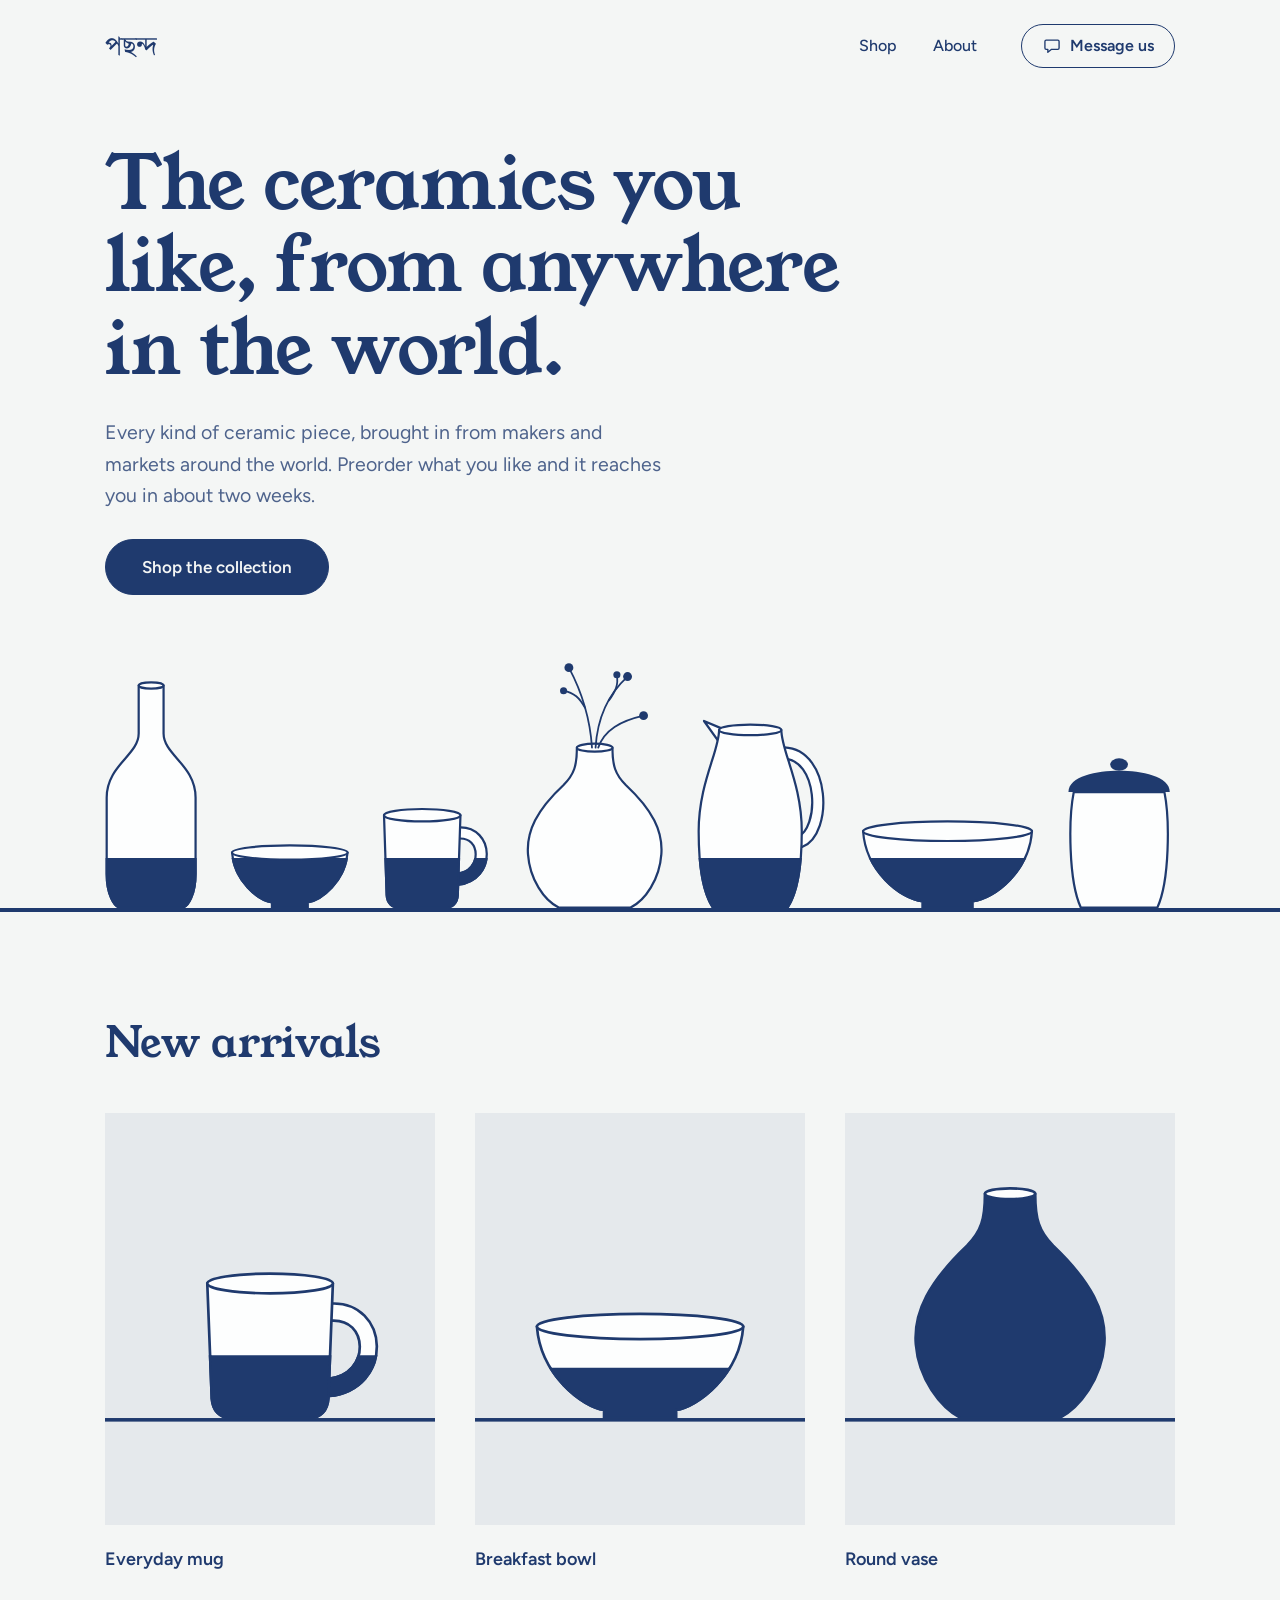
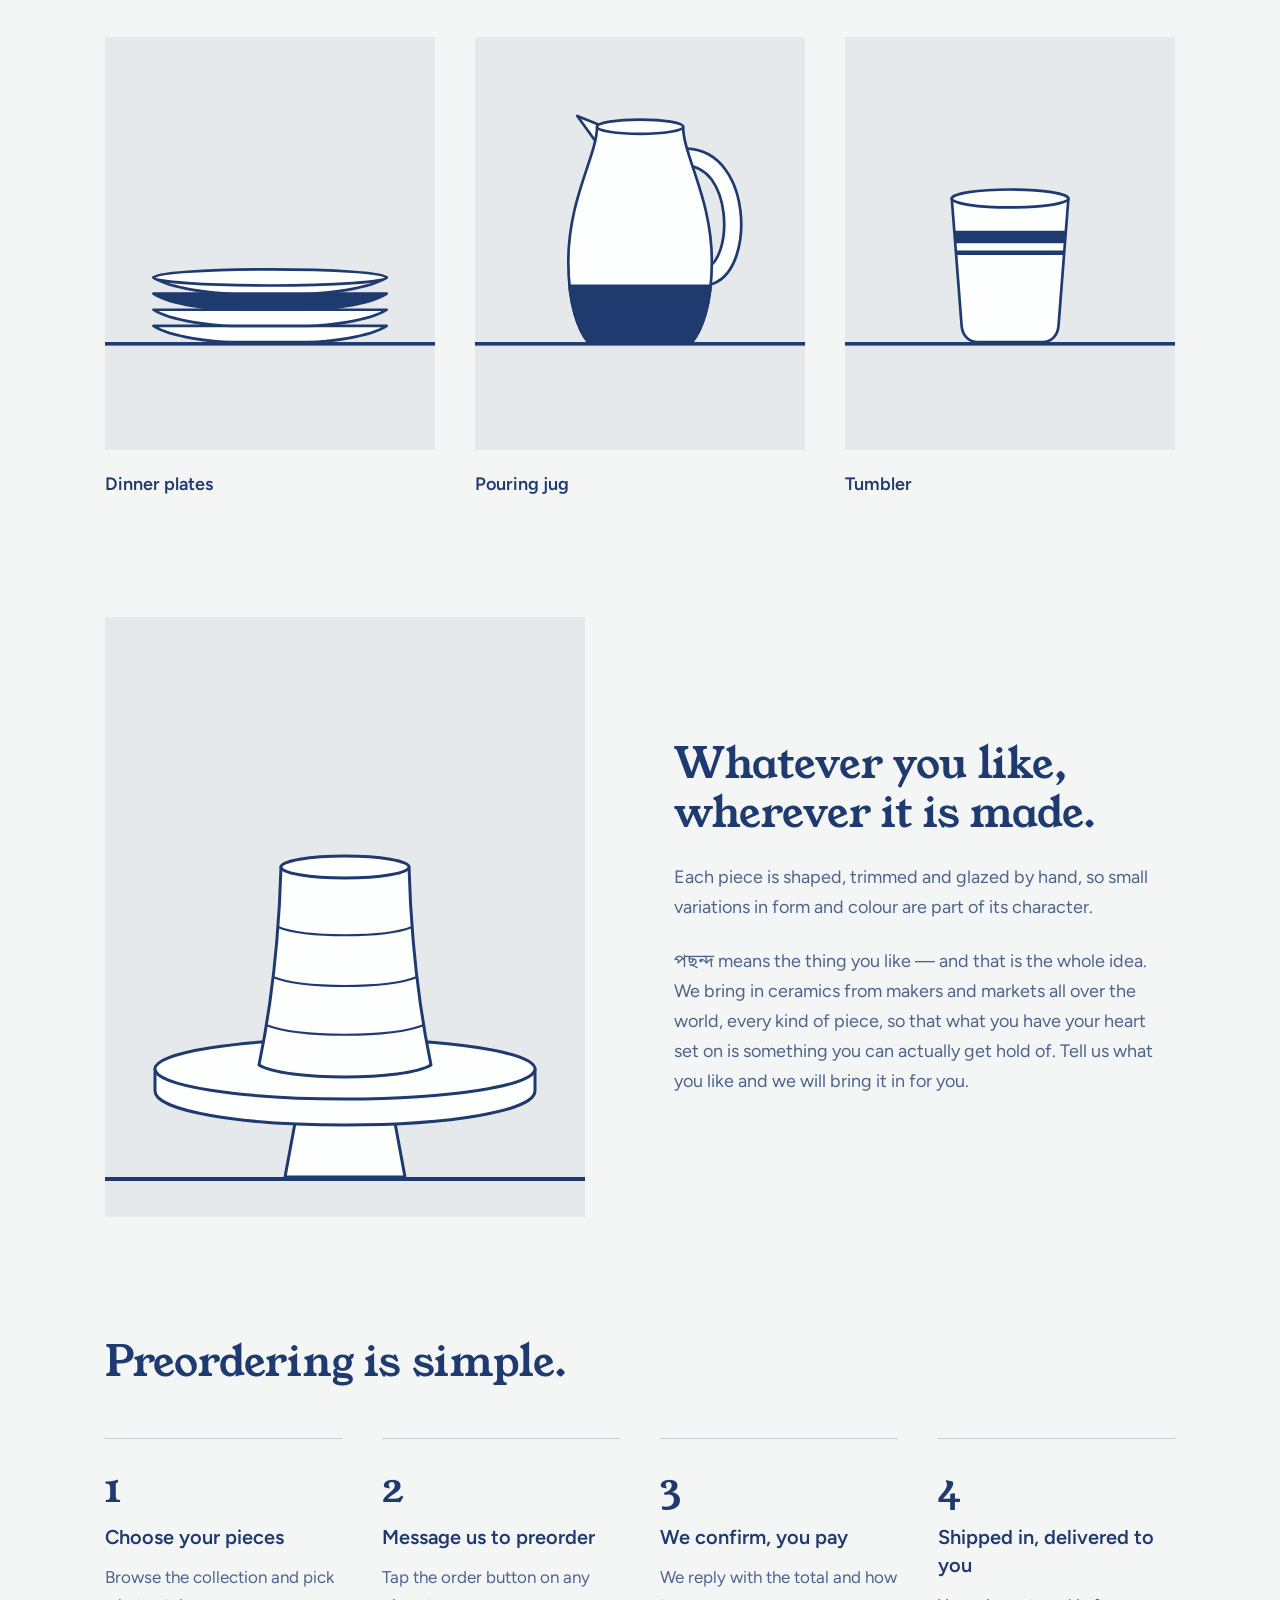
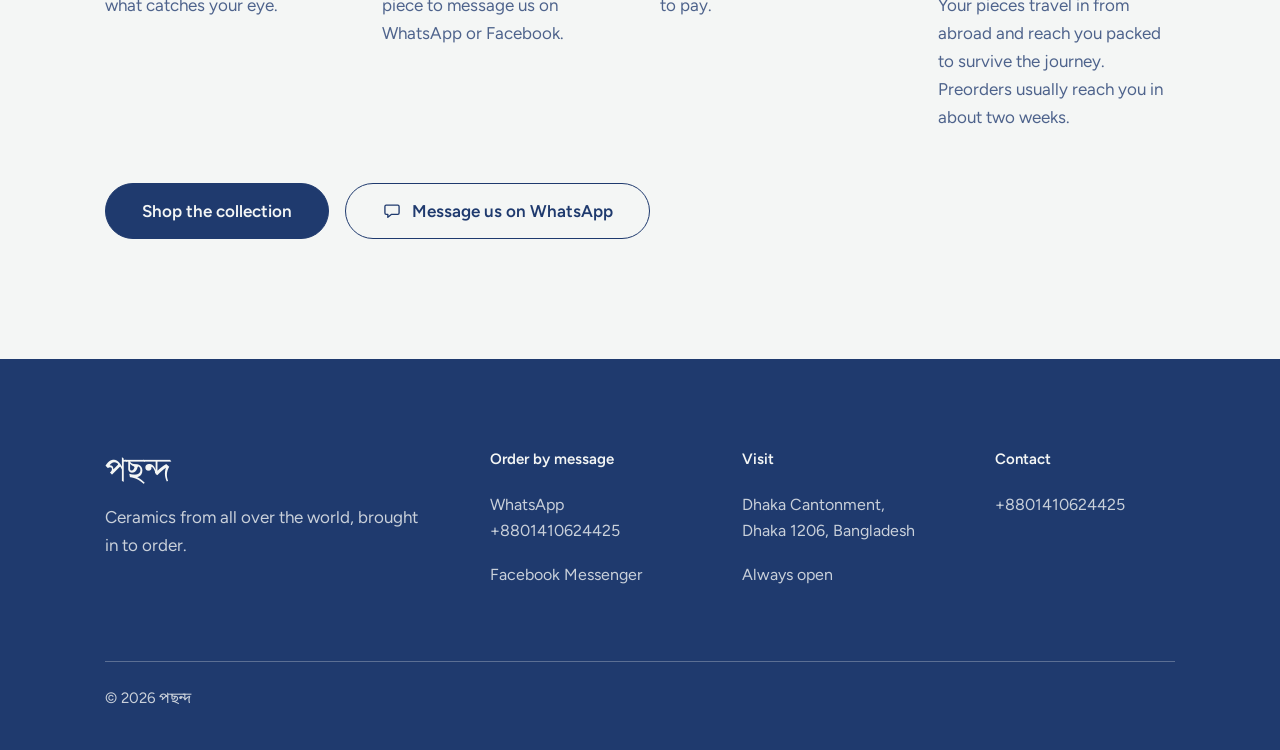
<file: index.html>
<!doctype html>
<html lang="en">
<head>
<meta charset="utf-8">
<meta name="viewport" content="width=device-width, initial-scale=1">

<!--
  HOW TO USE THIS FILE
  1. Fill in the SETTINGS block a few lines below (studio name, WhatsApp number, your pieces).
  2. Put your photos in a folder called "images" next to this file.
  3. Upload this file (keep the name index.html) together with the images folder to any web host for static sites.
  You can open the file in a browser at any time to see how it looks.
-->

<!-- These three lines are what WhatsApp, Facebook and Google show when someone shares or finds your site. Put your studio name in them. -->
<title>পছন্দ — Imported ceramics</title>
<meta name="description" content="Uncommon and exotic ceramics, brought in from abroad. Preorders welcome.">
<meta property="og:title" content="পছন্দ — Imported ceramics">

<meta property="og:description" content="Uncommon and exotic ceramics, brought in from abroad. Preorders welcome.">
<meta property="og:type" content="website">
<!-- For a picture in link previews, add your own once the site is online:
<meta property="og:image" content="https://your-address/images/cover.jpg"> -->
<meta name="theme-color" content="#F4F6F5">
<link rel="icon" href="data:image/svg+xml,%3Csvg xmlns='http://www.w3.org/2000/svg' viewBox='0 0 32 32'%3E%3Crect width='32' height='32' rx='7' fill='%23F4F6F5'/%3E%3Cpath d='M5 12h22c0 8-4.5 13-11 13S5 20 5 12z' fill='%231F3A6E'/%3E%3C/svg%3E">

<script>
/* =====================================================================
   SETTINGS: the only part of this file you need to edit.

   Type your details between the quotes. Anything you leave empty ("")
   or still in [square brackets] is hidden from visitors once your
   studio name is filled in, so you can fill things in bit by bit.
   ===================================================================== */
window.STUDIO = {
  name:        "পছন্দ",
  tagline:     "Ceramics from all over the world, brought in to order.",
  potter:      "[Your name], potter",
  about:       "পছন্দ means the thing you like — and that is the whole idea. We bring in ceramics from makers and markets all over the world, every kind of piece, so that what you have your heart set on is something you can actually get hold of. Tell us what you like and we will bring it in for you.",
  aboutPhoto:  "",                      // a photo of you at work, e.g. "images/at-the-wheel.jpg"

  /* Where customers message you to order. */
  whatsapp:    "8801410624425",         // full number with country code, digits only (no +, no spaces, no leading 0)
  instagram:   "",                      // your handle, without the @
  facebook:    "61594778993095",        // numeric page id, from facebook.com/profile.php?id=...
  leadChannel: "whatsapp",              // which one gets the big button: "whatsapp", "instagram" or "facebook"

  email:       "",                      // deliberately not shown
  phone:       "+8801410624425",
  address:     "Dhaka Cantonment, Dhaka 1206, Bangladesh",
  hours:       "Always open",

  payment:      "[Your payment options]",
  delivery:     "Preorders usually reach you in about two weeks.",
  deliveryNote: "[Delivery time and cost]",

  ink:         "#1F3A6E"                // the one colour used for text, lines, buttons and the footer
};

/* ---------------------------------------------------------------------
   YOUR PIECES. Copy a block to add a piece, delete a block to remove one.

   photos     Put image files in a folder called "images" next to this
              file and list them here, first photo first, for example
              ["images/mug-1.jpg", "images/mug-2.jpg"].
              Upright photos (about 4 wide by 5 tall, 1200 pixels wide is plenty) fit best.
              With no photos, a drawing is shown instead.
   shape      Which drawing to show until there are photos:
              "mug", "bowl", "vase", "plates", "jug" or "tumbler".
   available  Write false to mark a piece as sold out.
   --------------------------------------------------------------------- */
window.PIECES = [
  {
    name: "Everyday mug",
    price: "[Price]",
    shape: "mug",
    photos: [],
    description: "A mug with a comfortable handle and a rim that feels good to drink from.",
    size: "[Height × width]",
    holds: "[Volume]",
    glaze: "[Glaze name]",
    care: "[Dishwasher safe or hand wash]",
    available: true
  },
  {
    name: "Breakfast bowl",
    price: "[Price]",
    shape: "bowl",
    photos: [],
    description: "A generous bowl for cereal, soup or noodles, with a foot that keeps it steady.",
    size: "[Height × width]",
    holds: "[Volume]",
    glaze: "[Glaze name]",
    care: "[Dishwasher safe or hand wash]",
    available: true
  },
  {
    name: "Round vase",
    price: "[Price]",
    shape: "vase",
    photos: [],
    description: "A rounded vase with a narrow neck that holds a few stems upright.",
    size: "[Height × width]",
    holds: "",
    glaze: "[Glaze name]",
    care: "[Dishwasher safe or hand wash]",
    available: true
  },
  {
    name: "Dinner plates",
    price: "[Price]",
    shape: "plates",
    photos: [],
    description: "Flat, stackable plates with a gently raised rim.",
    size: "[Width]",
    holds: "",
    glaze: "[Glaze name]",
    care: "[Dishwasher safe or hand wash]",
    available: true
  },
  {
    name: "Pouring jug",
    price: "[Price]",
    shape: "jug",
    photos: [],
    description: "A jug with a clean pouring lip and a handle sized for a full hand.",
    size: "[Height × width]",
    holds: "[Volume]",
    glaze: "[Glaze name]",
    care: "[Dishwasher safe or hand wash]",
    available: true
  },
  {
    name: "Tumbler",
    price: "[Price]",
    shape: "tumbler",
    photos: [],
    description: "A cup without a handle for water, tea or juice, banded with glaze.",
    size: "[Height × width]",
    holds: "[Volume]",
    glaze: "[Glaze name]",
    care: "[Dishwasher safe or hand wash]",
    available: true
  }
];
/* ===================== end of settings ===================== */
</script>

<link rel="preconnect" href="https://fonts.googleapis.com">
<link rel="preconnect" href="https://fonts.gstatic.com" crossorigin>
<link href="https://fonts.googleapis.com/css2?family=Figtree:wght@400;500;600&family=Young+Serif&family=Noto+Serif+Bengali:wght@400;500&family=Noto+Sans+Bengali:wght@400;500;600&display=swap" rel="stylesheet">

<style>
/* ---------- Tokens ---------- */
:root{
  --ground:#F4F6F5;
  --slip:#FDFEFE;
  --ink:#1F3A6E;
  --tint:#E5E9EC;
  --hair:#C5CDD7;
  --muted:#4E638C;
  --on-ink-muted:#C9D0DA;
  --on-ink-hair:#5A6E94;
  --gutter:clamp(20px, calc(9.524vw - 17.14px), 120px);
  --section:clamp(72px, calc(5.333vw + 51.2px), 128px);
  --display:'Young Serif', 'Noto Serif Bengali', Georgia, 'Times New Roman', serif;
  --body:'Figtree', 'Noto Sans Bengali', 'Avenir Next', 'Segoe UI', system-ui, sans-serif;
}

/* ---------- Base ---------- */
*,*::before,*::after{box-sizing:border-box}
html{-webkit-text-size-adjust:100%;text-size-adjust:100%}
body{margin:0;background:var(--ground);color:var(--ink);font-family:var(--body);font-size:17px;line-height:28px;-webkit-font-smoothing:antialiased}
h1,h2,h3,p,ol,dl,dd{margin:0}
h1,h2{font-family:var(--display);font-weight:400;text-wrap:balance}
a{color:inherit;text-decoration:none}
img,svg{display:block}
button{font:inherit;color:inherit}
[hidden]{display:none !important}
:focus-visible{outline:2px solid var(--ink);outline-offset:3px;border-radius:2px}
.wrap{width:100%;max-width:1440px;margin-inline:auto;padding-inline:var(--gutter)}
.skip{position:absolute;left:12px;top:-64px;z-index:10;padding:10px 16px;border-radius:999px;background:var(--ink);color:var(--ground);font-weight:600}
.skip:focus{top:12px}
#content:focus{outline:none}

/* ---------- Setup note (only while the studio name is still a placeholder) ---------- */
.setup{background:var(--tint);padding:10px var(--gutter);font-size:15px;line-height:22px}
.setup strong{font-weight:600}

/* ---------- Header ---------- */
.bar{display:flex;align-items:center;justify-content:space-between;gap:16px;min-height:clamp(64px, calc(3.048vw + 52.1px), 96px)}
.brand{font-family:var(--display);font-size:clamp(23px, calc(.438vw + 21.3px), 28px);line-height:44px;overflow:hidden;text-overflow:ellipsis;white-space:nowrap}
.nav{display:flex;align-items:center;gap:28px}
.nav-links{display:flex;align-items:center;gap:4px}
.nav-links a{padding:10px 16px;font-size:16px;line-height:24px;font-weight:500}
.nav-links a:hover,.menu a:hover,.back:hover span,.site-footer a:hover{text-decoration:underline;text-underline-offset:5px;text-decoration-thickness:1.5px}
.pill{display:inline-flex;align-items:center;gap:8px;height:44px;padding:0 20px;border:1.5px solid var(--ink);border-radius:999px;font-size:16px;line-height:24px;font-weight:600;white-space:nowrap}
.pill:hover{background:var(--ink);color:var(--ground)}
.nav-phone{display:none;align-items:center;margin-right:-10px}
.icon-btn{width:44px;height:44px;padding:0;border:0;background:transparent;display:flex;align-items:center;justify-content:center;cursor:pointer}
.menu{border-top:1px solid var(--hair);border-bottom:1px solid var(--hair)}
.menu a{display:flex;align-items:center;min-height:56px;padding:0 var(--gutter);font-size:18px;line-height:28px;font-weight:500}
.menu a + a{border-top:1px solid var(--hair)}
@media (max-width:719px){
  .nav{display:none}
  .nav-phone{display:flex}
}
@media (min-width:720px){
  .menu{display:none !important}
}

/* ---------- Buttons ---------- */
.btn{display:inline-flex;align-items:center;justify-content:center;gap:10px;min-height:56px;padding:0 36px;border:1.5px solid var(--ink);border-radius:999px;font-size:17px;line-height:24px;font-weight:600;text-align:center;cursor:pointer}
.btn-solid{background:var(--ink);color:var(--ground)}
.btn-solid:hover{opacity:.86}
.btn-line{background:transparent;color:var(--ink)}
.btn-line:hover{background:var(--ink);color:var(--ground)}
.btn-52{min-height:52px;padding:0 20px;font-size:16px}
.btn svg{flex-shrink:0}

/* ---------- Hero ---------- */
.hero{padding-top:clamp(28px, calc(2.667vw + 17.6px), 56px)}
.hero-copy{display:flex;flex-direction:column;align-items:flex-start;gap:clamp(20px, calc(.762vw + 17px), 28px)}
.hero h1{max-width:1000px;font-size:clamp(38px, calc(4vw + 22.4px), 80px);line-height:1.12;letter-spacing:-.01em}
.lede{max-width:560px;color:var(--muted);font-size:clamp(17px, calc(.286vw + 15.9px), 20px);line-height:1.62}
.shelf{margin-top:clamp(40px, calc(.762vw + 37px), 48px);border-bottom:4px solid var(--ink);overflow:hidden}
.shelf > svg{width:100%;max-width:1440px;height:auto;margin-inline:auto}
@media (max-width:999px){
  .shelf{border-bottom-width:3px}
  .shelf > svg{width:auto;max-width:none;height:216px;margin:0;position:relative;left:50%;transform:translateX(calc(-50% + 29px))}
}
@media (max-width:719px){
  .hero-copy .btn{align-self:stretch}
}

/* ---------- Sections ---------- */
.section{padding-bottom:var(--section)}
.section-first{padding-top:clamp(72px, calc(3.81vw + 57.1px), 112px)}
.section h2,.about h2{font-size:clamp(32px, calc(1.143vw + 27.5px), 44px);line-height:1.18;letter-spacing:-.005em}
.section-head{margin-bottom:clamp(28px, calc(1.905vw + 20.6px), 48px)}

/* ---------- Photo viewer ---------- */
.lightbox{
  position:fixed;inset:0;z-index:50;display:flex;align-items:center;justify-content:center;
  background:rgba(12,18,32,.94);
  padding:calc(env(safe-area-inset-top,0px) + 16px) 16px calc(env(safe-area-inset-bottom,0px) + 16px);
}
.lb-stage{margin:0;max-width:100%;max-height:100%;display:flex;align-items:center;justify-content:center}
.lb-stage img{max-width:100%;max-height:86vh;object-fit:contain;border-radius:6px}
.lb-btn{
  position:absolute;border:none;background:rgba(255,255,255,.12);color:#fff;
  width:46px;height:46px;border-radius:50%;font-size:26px;line-height:1;cursor:pointer;
  display:flex;align-items:center;justify-content:center;
}
.lb-btn:hover{background:rgba(255,255,255,.24)}
.lb-close{top:calc(env(safe-area-inset-top,0px) + 14px);right:14px;font-size:30px}
.lb-prev{left:14px}
.lb-next{right:14px}
.lb-count{
  position:absolute;bottom:calc(env(safe-area-inset-bottom,0px) + 16px);
  left:0;right:0;text-align:center;color:rgba(255,255,255,.7);font-size:14px;
}
.panel-large.zoomable{cursor:zoom-in}
@media (max-width: 560px){
  .lb-btn{width:40px;height:40px;font-size:22px}
  .lb-prev{left:8px}
  .lb-next{right:8px}
}

/* ---------- Suggestions under a piece ---------- */
.suggestions{padding-top:0}
.grid-suggest{grid-template-columns:repeat(4, minmax(0, 1fr));gap:32px 24px}
@media (max-width: 900px){ .grid-suggest{grid-template-columns:repeat(2, minmax(0, 1fr));gap:28px 16px} }

/* ---------- Category chips ---------- */
.chips{display:flex;flex-wrap:wrap;gap:8px;margin-bottom:clamp(24px, 3vw, 40px)}
.chip{
  font:inherit;font-size:15px;line-height:20px;cursor:pointer;
  padding:8px 16px;border-radius:999px;background:transparent;
  border:1px solid var(--hair);color:var(--muted);
}
.chip:hover{border-color:var(--ink);color:var(--ink)}
.chip[aria-pressed="true"]{background:var(--ink);border-color:var(--ink);color:var(--slip)}

/* ---------- Pieces grid ---------- */
.grid{display:grid;grid-template-columns:repeat(3, minmax(0, 1fr));gap:64px 40px}
.card{display:flex;flex-direction:column;gap:20px}
.panel{position:relative;overflow:hidden;background:var(--tint);aspect-ratio:4 / 5}
.panel > svg,.panel > img{position:absolute;left:0;top:0;width:100%;height:100%}
.panel > img{object-fit:cover}
.card-name{font-size:18px;line-height:28px;font-weight:600}
.card-price{margin-top:4px;color:var(--muted);font-size:16px;line-height:24px}
.card:hover .card-name{text-decoration:underline;text-underline-offset:5px;text-decoration-thickness:1.5px}
@media (max-width:899px){
  .grid{gap:40px 24px}
}
@media (max-width:719px){
  .grid{grid-template-columns:repeat(2, minmax(0, 1fr));gap:32px 16px}
  .card{gap:12px}
  .card-name{font-size:16px;line-height:24px}
  .card-price{margin-top:2px;font-size:15px;line-height:22px}
}

/* ---------- About ---------- */
.about{display:grid;grid-template-columns:minmax(0, 480px) minmax(0, 1fr);gap:clamp(40px, 7vw, 100px);align-items:center}
.about-text{display:flex;flex-direction:column;gap:24px}
.about-text p{color:var(--muted);font-size:18px;line-height:30px;max-width:620px}
.potter{font-size:17px;line-height:28px;font-weight:600}
.panel-note{position:absolute;left:20px;bottom:8px;font-size:13px;line-height:20px}
@media (max-width:899px){
  .about{grid-template-columns:minmax(0, 1fr);gap:32px}
  .about .panel{aspect-ratio:7 / 8;max-height:560px}
  .about-text{gap:16px}
  .about-text p{font-size:17px;line-height:28px}
  .about br{display:none}
}

/* ---------- How ordering works ---------- */
.steps{list-style:none;padding:0;display:grid;grid-template-columns:repeat(4, minmax(0, 1fr));gap:40px;margin-top:clamp(28px, calc(2.667vw + 17.6px), 56px)}
.step{display:flex;flex-direction:column;gap:12px;padding-top:28px;border-top:1px solid var(--hair)}
.step-n{font-family:var(--display);font-size:40px;line-height:44px}
.step h3{font-size:20px;line-height:28px;font-weight:600}
.step p{color:var(--muted);font-size:17px;line-height:28px}
.cta-row{display:flex;flex-wrap:wrap;gap:16px;margin-top:clamp(28px, calc(2.667vw + 17.6px), 56px)}
@media (max-width:1199px){
  .steps{grid-template-columns:repeat(2, minmax(0, 1fr));gap:32px 40px}
}
@media (max-width:639px){
  .steps{grid-template-columns:minmax(0, 1fr);gap:24px}
  .step{display:grid;grid-template-columns:36px minmax(0, 1fr);column-gap:12px;row-gap:6px;padding-top:20px}
  .step-n{grid-row:1 / span 2;font-size:32px;line-height:36px}
  .step h3{font-size:18px;line-height:26px}
  .step p{grid-column:2;font-size:16px;line-height:26px}
  .cta-row{flex-direction:column;gap:12px}
}

/* ---------- Piece page ---------- */
.piece{padding-top:16px;padding-bottom:var(--section)}
.back{display:inline-flex;align-items:center;gap:8px;min-height:44px;margin-bottom:20px;font-size:16px;line-height:24px;font-weight:500}
.piece-cols{display:grid;grid-template-columns:minmax(0, 5fr) minmax(0, 4fr);gap:clamp(40px, 8.333vw, 120px);align-items:start}
.gallery{display:flex;flex-direction:column;gap:16px}
.panel-large{aspect-ratio:15 / 17}
.thumbs{display:flex;flex-wrap:wrap;gap:16px}
.thumb{position:relative;overflow:hidden;width:clamp(72px, 22vw, 120px);aspect-ratio:15 / 17;padding:0;border:0;background:var(--tint);cursor:pointer;outline:2px solid transparent;outline-offset:3px}
.thumb > svg,.thumb > img{position:absolute;left:0;top:0;width:100%;height:100%}
.thumb > img{object-fit:cover}
.thumb[aria-pressed="true"]{outline-color:var(--ink)}
.details{display:flex;flex-direction:column;gap:28px;padding-top:24px}
.details h1{font-size:clamp(34px, calc(1.714vw + 27.3px), 52px);line-height:1.15;letter-spacing:-.005em}
.details h1:focus{outline:none}
.price{margin-top:8px;font-size:22px;line-height:32px;font-weight:500}
.desc{color:var(--muted);font-size:18px;line-height:30px;max-width:560px}
.specs{border-bottom:1px solid var(--hair)}
.specs div{display:flex;justify-content:space-between;gap:24px;padding:16px 0;border-top:1px solid var(--hair);font-size:16px;line-height:24px}
.specs dt{font-weight:600}
.specs dd{color:var(--muted);text-align:right}
.order{display:flex;flex-direction:column;gap:14px}
.order-row{display:flex;flex-wrap:wrap;align-items:center;gap:14px 16px}
.qty-line{display:flex;align-items:center;justify-content:space-between;gap:16px;flex-shrink:0}
.qty{display:flex;align-items:center;height:56px;padding:0 4px;border:1.5px solid var(--ink);border-radius:999px}
.qty-btn{width:48px;height:48px;padding:0;border:0;border-radius:999px;background:transparent;font-size:22px;line-height:24px;cursor:pointer}
.qty-btn:hover{background:var(--tint)}
.qty-btn:disabled{opacity:.35;cursor:default;background:transparent}
.qty-val{min-width:28px;text-align:center;font-size:17px;line-height:24px;font-weight:600}
.order-main{flex:1 1 240px;padding:0 28px}
.order-alt{display:grid;grid-template-columns:repeat(auto-fit, minmax(200px, 1fr));gap:12px}
.msg{display:flex;flex-direction:column;align-items:flex-start;gap:8px;padding-top:10px}
.msg-cap{min-height:24px;font-size:15px;line-height:24px;font-weight:600}
.bubble{max-width:420px;padding:14px 18px;border-radius:18px 18px 18px 4px;background:var(--tint);font-size:16px;line-height:26px;white-space:pre-line;overflow-wrap:anywhere}
.note{color:var(--muted);font-size:16px;line-height:26px}
.soldout{font-size:18px;line-height:28px;font-weight:600}
.missing{display:flex;flex-direction:column;align-items:flex-start;gap:20px;padding-block:var(--section)}
.missing h1{font-size:clamp(32px, calc(1.143vw + 27.5px), 44px);line-height:1.18}
@media (min-width:560px){
  .qty-label{position:absolute;width:1px;height:1px;overflow:hidden;clip-path:inset(50%);white-space:nowrap}
}
@media (max-width:899px){
  .piece-cols{grid-template-columns:minmax(0, 1fr);gap:28px}
  .gallery{max-width:600px}
  .details{padding-top:0;gap:24px}
  .desc{font-size:17px;line-height:28px}
}
@media (max-width:559px){
  .qty-line{flex:1 1 100%}
  .qty-label{font-size:16px;line-height:24px;font-weight:600}
}

/* ---------- Footer ---------- */
.site-footer{background:var(--ink);color:var(--ground)}
.site-footer :focus-visible{outline-color:var(--ground)}
.footer-top{display:flex;justify-content:space-between;gap:64px;padding-top:88px}
.footer-brand{display:flex;flex-direction:column;gap:12px;max-width:360px}
.footer-name{font-family:var(--display);font-size:34px;line-height:44px}
.footer-brand p{color:var(--on-ink-muted);font-size:17px;line-height:28px}
.footer-cols{display:flex;gap:72px}
.footer-col{display:flex;flex-direction:column;gap:12px;min-width:180px}
.footer-col h3{font-size:15px;line-height:24px;font-weight:600}
.footer-col ul{list-style:none;margin:0;padding:0;display:flex;flex-direction:column;color:var(--on-ink-muted);font-size:16px;line-height:26px}
.footer-col li > *{display:inline-block;padding:9px 0}
.footer-end{margin-top:64px;padding:24px 0 40px;border-top:1px solid var(--on-ink-hair);color:var(--on-ink-muted);font-size:15px;line-height:24px}
@media (max-width:1199px){
  .footer-top{flex-direction:column;gap:36px;padding-top:56px}
  .footer-cols{flex-wrap:wrap;gap:20px 48px}
  .footer-end{margin-top:36px;padding:20px 0 32px;font-size:14px;line-height:22px}
}
@media (max-width:639px){
  .footer-name{font-size:28px;line-height:36px}
  .footer-brand{gap:8px}
  .footer-brand p{font-size:16px;line-height:26px}
  .footer-cols{flex-direction:column;gap:20px}
  .footer-col{gap:8px}
}
</style>
</head>
<body>
<a class="skip" href="#content">Skip to content</a>

<div class="setup" id="setup" hidden><strong>Setup mode.</strong> Open this file in a text editor and fill in the settings near the top: your studio name, WhatsApp number and pieces. This note disappears once your studio name is in.</div>

<header class="site-header" id="top">
<div class="wrap bar">
<a class="brand" href="#top" data-fill="name">[Studio Name]</a>
<nav class="nav" aria-label="Main">
<div class="nav-links">
<a href="#shop">Shop</a>
<a href="#about">About</a>
</div>
<a class="pill" href="#contact" data-chat>
<svg viewBox="0 0 24 24" width="20" height="20" fill="none" stroke="currentColor" stroke-width="1.6" stroke-linecap="round" stroke-linejoin="round" aria-hidden="true"><path d="M5 5h14a1.5 1.5 0 0 1 1.5 1.5v8A1.5 1.5 0 0 1 19 16h-7.5L7 19.5V16H5a1.5 1.5 0 0 1-1.5-1.5v-8A1.5 1.5 0 0 1 5 5z"></path></svg>
<span>Message us</span>
</a>
</nav>
<div class="nav-phone">
<a class="icon-btn" href="#contact" data-chat aria-label="Message us">
<svg viewBox="0 0 24 24" width="24" height="24" fill="none" stroke="currentColor" stroke-width="1.6" stroke-linecap="round" stroke-linejoin="round" aria-hidden="true"><path d="M5 5h14a1.5 1.5 0 0 1 1.5 1.5v8A1.5 1.5 0 0 1 19 16h-7.5L7 19.5V16H5a1.5 1.5 0 0 1-1.5-1.5v-8A1.5 1.5 0 0 1 5 5z"></path></svg>
</a>
<button class="icon-btn" id="menu-btn" type="button" aria-expanded="false" aria-controls="menu" aria-label="Open menu">
<svg viewBox="0 0 24 24" width="24" height="24" fill="none" stroke="currentColor" stroke-width="1.6" stroke-linecap="round" aria-hidden="true"><path id="menu-icon" d="M4 9h16M4 15h16"></path></svg>
</button>
</div>
</div>
<nav class="menu" id="menu" aria-label="Menu" hidden>
<a href="#shop">Shop</a>
<a href="#about">About</a>
<a href="#how">How to order</a>
<a href="#contact">Contact</a>
</nav>
</header>

<div id="content" tabindex="-1">

<main id="home">

<section class="hero">
<div class="wrap hero-copy">
<h1>The ceramics you like, from anywhere in the world.</h1>
<p class="lede">Every kind of ceramic piece, brought in from makers and markets around the world. Preorder what you like and it reaches you in about two weeks.</p>
<a class="btn btn-solid" href="#shop">Shop the collection</a>
</div>
<div class="shelf">
<svg viewBox="0 0 1440 300" role="img" aria-label="Handmade pots lined up on a shelf">
<g fill="#FDFEFE" stroke="currentColor" stroke-width="2.5" stroke-linejoin="round" stroke-linecap="round">
<path d="M156 50 L184 50 L184 104 C184 128 220 140 220 176 L220 262 C220 284 212 300 204 300 L136 300 C128 300 120 284 120 262 L120 176 C120 140 156 128 156 104 Z"></path>
<path d="M261 238 C263 270 291 292 306 294 L306 300 L346 300 L346 294 C361 292 389 270 391 238 Z"></path>
<path d="M516 216 C549 214 551 264 515 268" fill="none" stroke-width="15"></path>
<path d="M516 216 C549 214 551 264 515 268" fill="none" stroke="#FDFEFE" stroke-width="10"></path>
<path d="M432 196 L518 196 L515 286 C514.5 295 509 300 501 300 L449 300 C441 300 435.5 295 435 286 Z"></path>
<path d="M649 120 L689 120 C689 140 692 150 704 162 C734 190 746 214 744 240 C742 268 726 292 709 300 L629 300 C612 292 596 268 594 240 C592 214 604 190 634 162 C646 150 649 140 649 120 Z"></path>
<path d="M882 126 C928 128 930 214 900 226" fill="none" stroke-width="15"></path>
<path d="M882 126 C928 128 930 214 900 226" fill="none" stroke="#FDFEFE" stroke-width="10"></path>
<path d="M811 98 L792 90 L812 118 Z"></path>
<path d="M809 100 L879 100 C879 124 902 160 902 214 C902 262 894 288 886 300 L802 300 C794 288 786 262 786 214 C786 160 809 124 809 100 Z"></path>
<path d="M971 214 C974 258 1012 290 1038 293 L1038 300 L1094 300 L1094 293 C1120 290 1158 258 1161 214 Z"></path>
<path d="M1208 170 L1310 170 C1316 200 1316 270 1302 300 L1216 300 C1202 270 1202 200 1208 170 Z"></path>
</g>
<svg x="0" y="244" width="1440" height="66" viewBox="0 244 1440 66">
<g fill="currentColor" stroke="currentColor" stroke-width="2.5" stroke-linejoin="round" stroke-linecap="round">
<path d="M516 216 C549 214 551 264 515 268" fill="none" stroke-width="15"></path>
<path d="M156 50 L184 50 L184 104 C184 128 220 140 220 176 L220 262 C220 284 212 300 204 300 L136 300 C128 300 120 284 120 262 L120 176 C120 140 156 128 156 104 Z"></path>
<path d="M261 238 C263 270 291 292 306 294 L306 300 L346 300 L346 294 C361 292 389 270 391 238 Z"></path>
<path d="M432 196 L518 196 L515 286 C514.5 295 509 300 501 300 L449 300 C441 300 435.5 295 435 286 Z"></path>
<path d="M809 100 L879 100 C879 124 902 160 902 214 C902 262 894 288 886 300 L802 300 C794 288 786 262 786 214 C786 160 809 124 809 100 Z"></path>
<path d="M971 214 C974 258 1012 290 1038 293 L1038 300 L1094 300 L1094 293 C1120 290 1158 258 1161 214 Z"></path>
</g>
</svg>
<g fill="#FDFEFE" stroke="currentColor" stroke-width="2.5">
<ellipse cx="170" cy="50" rx="14" ry="3.5"></ellipse>
<ellipse cx="326" cy="238" rx="65" ry="8"></ellipse>
<ellipse cx="475" cy="196" rx="43" ry="7"></ellipse>
<ellipse cx="669" cy="120" rx="20" ry="4.5"></ellipse>
<ellipse cx="844" cy="100" rx="35" ry="6"></ellipse>
<ellipse cx="1066" cy="214" rx="95" ry="11"></ellipse>
</g>
<g fill="none" stroke="currentColor" stroke-width="2" stroke-linecap="round">
<path d="M666 120 C664 90 656 60 640 30"></path>
<path d="M670 120 C672 86 684 60 706 40"></path>
<path d="M673 120 C680 100 698 90 724 84"></path>
<path d="M658 75 C652 64 646 58 634 56"></path>
<path d="M685 67 C692 57 696 50 694 38"></path>
</g>
<g fill="currentColor">
<circle cx="640" cy="30" r="5"></circle>
<circle cx="706" cy="40" r="5"></circle>
<circle cx="724" cy="84" r="5"></circle>
<circle cx="634" cy="56" r="4"></circle>
<circle cx="694" cy="38" r="4"></circle>
<path d="M1202 170 C1202 152 1234 146 1259 146 C1284 146 1316 152 1316 170 Z"></path>
<ellipse cx="1259" cy="139" rx="10" ry="7"></ellipse>
</g>
</svg>
</div>
</section>

<section class="wrap section section-first" id="shop">
<div class="section-head"><h2>New arrivals</h2></div>
<div class="chips" id="chips" role="group" aria-label="Filter by category" hidden></div>
<div class="grid" id="grid"></div>
</section>

<section class="wrap section" id="about">
<div class="about">
<div class="panel" id="about-panel">
<svg viewBox="0 0 480 600" preserveAspectRatio="xMidYMax slice" aria-hidden="true">
<g fill="#FDFEFE" stroke="currentColor" stroke-width="3" stroke-linejoin="round" stroke-linecap="round">
<path d="M190 506 L290 506 L300 560 L180 560 Z"></path>
<path d="M50 452 L50 474 C50 494 135 508 240 508 C345 508 430 494 430 474 L430 452 Z"></path>
<ellipse cx="240" cy="452" rx="190" ry="30"></ellipse>
<path d="M176 250 L304 250 C306 320 314 390 326 448 C300 464 180 464 154 448 C166 390 174 320 176 250 Z"></path>
<ellipse cx="240" cy="250" rx="64" ry="11"></ellipse>
</g>
<g fill="none" stroke="currentColor" stroke-width="2" stroke-linecap="round">
<path d="M173 310 C200 321 280 321 307 310"></path>
<path d="M168 360 C198 372 282 372 312 360"></path>
<path d="M161 408 C194 421 286 421 319 408"></path>
</g>
<rect x="-200" y="560" width="880" height="4" fill="currentColor"></rect>
</svg>
<div class="panel-note" id="about-note" hidden>Replace with a photo of you at work</div>
</div>
<div class="about-text">
<h2>Whatever you like,<br> wherever it is made.</h2>
<p>Each piece is shaped, trimmed and glazed by hand, so small variations in form and colour are part of its character.</p>
<p data-fill="about">পছন্দ means the thing you like — and that is the whole idea. We bring in ceramics from makers and markets all over the world, every kind of piece, so that what you have your heart set on is something you can actually get hold of. Tell us what you like and we will bring it in for you.</p>
<div class="potter" data-fill="potter">[Your name], potter</div>
</div>
</div>
</section>

<section class="wrap section" id="how">
<h2>Preordering is simple.</h2>
<ol class="steps">
<li class="step">
<div class="step-n" aria-hidden="true">1</div>
<h3>Choose your pieces</h3>
<p>Browse the collection and pick what catches your eye.</p>
</li>
<li class="step">
<div class="step-n" aria-hidden="true">2</div>
<h3>Message us to preorder</h3>
<p>Tap the order button on any piece to message us<span id="how-channels"> on WhatsApp, Instagram or Facebook</span>.</p>
</li>
<li class="step">
<div class="step-n" aria-hidden="true">3</div>
<h3>We confirm, you pay</h3>
<p>We reply with the total and how to pay. <span data-fill="payment">[Your payment options]</span></p>
</li>
<li class="step">
<div class="step-n" aria-hidden="true">4</div>
<h3>Shipped in, delivered to you</h3>
<p>Your pieces travel in from abroad and reach you packed to survive the journey. <span data-fill="delivery">[Your delivery areas and times]</span></p>
</li>
</ol>
<div class="cta-row">
<a class="btn btn-solid" href="#shop">Shop the collection</a>
<a class="btn btn-line" href="#contact" data-chat>
<svg viewBox="0 0 24 24" width="20" height="20" fill="none" stroke="currentColor" stroke-width="1.6" stroke-linecap="round" stroke-linejoin="round" aria-hidden="true"><path d="M5 5h14a1.5 1.5 0 0 1 1.5 1.5v8A1.5 1.5 0 0 1 19 16h-7.5L7 19.5V16H5a1.5 1.5 0 0 1-1.5-1.5v-8A1.5 1.5 0 0 1 5 5z"></path></svg>
<span id="chat-cta">Message us</span>
</a>
</div>
</section>

</main>

<main id="piece" hidden></main>

<!-- Full-screen photo viewer, shared by every piece page. -->
<div class="lightbox" id="lightbox" role="dialog" aria-modal="true" aria-label="Photo" hidden>
  <button class="lb-btn lb-close" type="button" aria-label="Close photo">&times;</button>
  <button class="lb-btn lb-prev" type="button" aria-label="Previous photo">&lsaquo;</button>
  <figure class="lb-stage"><img id="lb-img" alt=""></figure>
  <button class="lb-btn lb-next" type="button" aria-label="Next photo">&rsaquo;</button>
  <div class="lb-count" id="lb-count" aria-live="polite"></div>
</div>

</div>

<footer class="site-footer" id="contact">
<div class="wrap">
<div class="footer-top">
<div class="footer-brand">
<div class="footer-name" data-fill="name">[Studio Name]</div>
<p data-fill="tagline">Ceramics from all over the world, brought in to order.</p>
</div>
<div class="footer-cols" id="footer-cols"></div>
</div>
<div class="footer-end">© <span id="year">2026</span> <span data-fill="name">[Studio Name]</span></div>
</div>
</footer>

<noscript><p style="padding:24px">This site needs JavaScript to show the collection. Please turn it on, or message us directly.</p></noscript>

<script>
window.__startShop = function () {
  'use strict';

  /* ---------- helpers ---------- */
  const S = window.STUDIO || {};
  const $ = (sel, el) => (el || document).querySelector(sel);
  const $$ = (sel, el) => Array.from((el || document).querySelectorAll(sel));
  const esc = (s) => String(s == null ? '' : s).replace(/[&<>"']/g, (c) => ({ '&': '&amp;', '<': '&lt;', '>': '&gt;', '"': '&quot;', "'": '&#39;' }[c]));
  const isSet = (v) => typeof v === 'string' && v.trim() !== '' && !/[\[\]]/.test(v);
  const demo = !isSet(S.name);                       // studio name still a placeholder: show every placeholder, like the design
  const shown = (v) => (demo ? typeof v === 'string' && v.trim() !== '' : isSet(v));
  const slug = (s) => String(s).toLowerCase().normalize('NFKC').replace(/[^\p{L}\p{N}\s-]/gu, '').trim().replace(/\s+/g, '-');
  const reduceMotion = window.matchMedia && window.matchMedia('(prefers-reduced-motion: reduce)').matches;

  /* ---------- colour: everything derives from the one ink ---------- */
  const GROUND = '#F4F6F5';
  const hexOk = (h) => /^#[0-9a-f]{6}$/i.test(h || '');
  const INK = hexOk(S.ink) ? S.ink : '#1F3A6E';
  function mix(a, b, t) {                            // t of a over b
    const pa = [1, 3, 5].map((i) => parseInt(a.slice(i, i + 2), 16));
    const pb = [1, 3, 5].map((i) => parseInt(b.slice(i, i + 2), 16));
    return '#' + pa.map((v, i) => Math.round(v * t + pb[i] * (1 - t)).toString(16).padStart(2, '0')).join('');
  }
  const root = document.documentElement.style;
  root.setProperty('--ink', INK);
  root.setProperty('--tint', mix(INK, GROUND, 0.07));
  root.setProperty('--hair', mix(INK, GROUND, 0.22));
  root.setProperty('--muted', mix(INK, GROUND, 0.78));
  root.setProperty('--on-ink-muted', mix(GROUND, INK, 0.8));
  root.setProperty('--on-ink-hair', mix(GROUND, INK, 0.28));

  /* ---------- pieces ---------- */
  const seen = {};
  const PIECES = (Array.isArray(window.PIECES) ? window.PIECES : []).filter((p) => p && p.name).map((p, i) => {
    let id = slug(p.id || p.name) || 'piece-' + (i + 1);
    if (seen[id]) id = id + '-' + (i + 1);
    seen[id] = true;
    return Object.assign({}, p, {
      id: id,
      photos: Array.isArray(p.photos) ? p.photos.filter((x) => typeof x === 'string' && x.trim() !== '') : [],
      available: p.available !== false
    });
  });

  /* ---------- message channels ---------- */
  const digits = String(S.whatsapp || '').replace(/\(0\)/g, '').replace(/\D/g, '').replace(/^00/, '');
  const handle = String(S.instagram || '').trim().replace(/^@/, '').replace(/^https?:\/\/(www\.)?instagram\.com\//i, '').replace(/\/+$/, '');
  const page = String(S.facebook || '').trim().replace(/^https?:\/\/(www\.|m\.)?facebook\.com\//i, '').replace(/\/+$/, '');
  const CHANNELS = {
    whatsapp: {
      label: 'WhatsApp', app: 'WhatsApp', prefill: true, on: digits.length >= 7, display: '+' + digits,
      url: (m) => 'https://wa.me/' + (demo ? '' : digits) + (m ? '?text=' + encodeURIComponent(m) : '')
    },
    instagram: {
      label: 'Instagram', app: 'Instagram', prefill: false, on: isSet(S.instagram) && handle !== '', display: '@' + handle,
      url: () => (demo ? 'https://www.instagram.com/direct/inbox/' : 'https://ig.me/m/' + encodeURIComponent(handle))
    },
    facebook: {
      label: 'Facebook', app: 'Messenger', prefill: true, on: isSet(S.facebook) && page !== '',
      /* a numeric profile id is not worth showing a customer */
      display: /^\d+$/.test(page) ? 'Messenger' : page,
      url: (m) => (demo ? 'https://www.messenger.com/' : 'https://m.me/' + encodeURIComponent(page) + (m ? '?text=' + encodeURIComponent(m) : ''))
    }
  };
  const lead = CHANNELS[S.leadChannel] ? S.leadChannel : 'whatsapp';
  const order = [lead].concat(['whatsapp', 'instagram', 'facebook'].filter((k) => k !== lead));
  const active = demo ? order : order.filter((k) => CHANNELS[k].on);
  const emailOn = isSet(S.email);
  const studioName = isSet(S.name) ? S.name.trim() : '';
  const hello = studioName ? 'Hi ' + studioName + ', ' : (demo ? 'Hi [Studio Name], ' : 'Hi, ');

  function copyText(text) {
    const legacy = () => {
      const ta = document.createElement('textarea');
      ta.value = text; ta.setAttribute('readonly', ''); ta.style.position = 'fixed'; ta.style.opacity = '0';
      document.body.appendChild(ta); ta.select();
      let ok = false;
      try { ok = document.execCommand('copy'); } catch (e) { ok = false; }
      ta.remove();
      return ok;
    };
    // the old synchronous copy runs inside the tap itself, before the chat app takes focus
    if (legacy()) return Promise.resolve(true);
    if (navigator.clipboard && window.isSecureContext) return navigator.clipboard.writeText(text).then(() => true, () => false);
    return Promise.resolve(false);
  }

  /* ---------- drawings that stand in for photos ---------- */
  const SLIP = '#FDFEFE';
  const ground = (sw) => '<rect x="-200" y="340" width="780" height="' + (sw + 1) + '" fill="currentColor"/>';
  const ART = {
    mug: [
      (sw) => {
        const handle = 'M257 222 C312 218 316 300 255 306';
        const body = 'M120 190 L260 190 L255 318 C254 332 246 340 234 340 L146 340 C134 340 126 332 125 318 Z';
        return '<g fill="' + SLIP + '" stroke="currentColor" stroke-width="' + sw + '" stroke-linejoin="round" stroke-linecap="round">' +
          '<path d="' + handle + '" fill="none" stroke-width="' + (16 + 2 * sw) + '"/>' +
          '<path d="' + handle + '" fill="none" stroke="' + SLIP + '" stroke-width="16"/>' +
          '<path d="' + body + '"/></g>' +
          '<svg x="0" y="270" width="380" height="76" viewBox="0 270 380 76"><g fill="currentColor" stroke="currentColor" stroke-width="' + sw + '" stroke-linejoin="round" stroke-linecap="round">' +
          '<path d="' + handle + '" fill="none" stroke-width="' + (16 + 2 * sw) + '"/><path d="' + body + '"/></g></svg>' +
          '<ellipse cx="190" cy="190" rx="70" ry="11" fill="' + SLIP + '" stroke="currentColor" stroke-width="' + sw + '"/>' + ground(sw);
      },
      (sw) => '<g stroke="currentColor" stroke-width="' + sw + '" stroke-linecap="round">' +
        '<path d="M270 230 L332 230" fill="none" stroke-width="' + (22 + 2 * sw) + '"/>' +
        '<path d="M270 230 L332 230" fill="none" stroke="' + SLIP + '" stroke-width="22"/>' +
        '<circle cx="180" cy="230" r="96" fill="' + SLIP + '"/>' +
        '<circle cx="180" cy="230" r="83" fill="' + SLIP + '" stroke-width="' + (sw * 0.8) + '"/></g>',
      (sw) => {
        const k = sw / 0.72;
        const handle = 'M257 222 C312 218 316 300 255 306';
        const body = 'M120 190 L260 190 L255 318 C254 332 246 340 234 340 L146 340 C134 340 126 332 125 318 Z';
        const one = (glazed) => '<g fill="' + SLIP + '" stroke="currentColor" stroke-width="' + k + '" stroke-linejoin="round" stroke-linecap="round">' +
          '<path d="' + handle + '" fill="none" stroke-width="' + (16 + 2 * k) + '"/>' +
          '<path d="' + handle + '" fill="none" stroke="' + SLIP + '" stroke-width="16"/>' +
          '<path d="' + body + '"/></g>' +
          (glazed ? '<svg x="0" y="270" width="380" height="76" viewBox="0 270 380 76"><g fill="currentColor" stroke="currentColor" stroke-width="' + k + '" stroke-linejoin="round" stroke-linecap="round">' +
            '<path d="' + handle + '" fill="none" stroke-width="' + (16 + 2 * k) + '"/><path d="' + body + '"/></g></svg>' : '') +
          '<ellipse cx="190" cy="190" rx="70" ry="11" fill="' + SLIP + '" stroke="currentColor" stroke-width="' + k + '"/>';
        return '<g transform="translate(-26.8 95.2) scale(0.72)">' + one(true) + '</g>' +
          '<g transform="translate(128.2 95.2) scale(0.72)">' + one(false) + '</g>' + ground(sw);
      }
    ],
    bowl: [(sw) => {
      const d = 'M75 238 C79 292 126 328 150 331 L150 340 L230 340 L230 331 C254 328 301 292 305 238 Z';
      return '<path d="' + d + '" fill="' + SLIP + '" stroke="currentColor" stroke-width="' + sw + '" stroke-linejoin="round"/>' +
        '<svg x="0" y="284" width="380" height="62" viewBox="0 284 380 62"><path d="' + d + '" fill="currentColor" stroke="currentColor" stroke-width="' + sw + '" stroke-linejoin="round"/></svg>' +
        '<ellipse cx="190" cy="238" rx="115" ry="14" fill="' + SLIP + '" stroke="currentColor" stroke-width="' + sw + '"/>' + ground(sw);
    }],
    vase: [(sw) => '<path d="M162 90 L218 90 C218 118 222 132 238 148 C280 188 298 222 295 258 C292 296 268 328 245 340 L135 340 C112 328 88 296 85 258 C82 222 100 188 142 148 C158 132 162 118 162 90 Z" fill="currentColor" stroke="currentColor" stroke-width="' + sw + '" stroke-linejoin="round"/>' +
      '<ellipse cx="190" cy="90" rx="28" ry="6" fill="' + SLIP + '" stroke="currentColor" stroke-width="' + sw + '"/>' + ground(sw)],
    plates: [(sw) => {
      const plate = (y, fill) => '<path d="M60 ' + y + ' L320 ' + y + ' C300 ' + (y + 13) + ' 252 ' + (y + 18) + ' 232 ' + (y + 18) + ' L148 ' + (y + 18) + ' C128 ' + (y + 18) + ' 80 ' + (y + 13) + ' 60 ' + y + ' Z" fill="' + fill + '"/>';
      return '<g stroke="currentColor" stroke-width="' + sw + '" stroke-linejoin="round">' +
        plate(322, SLIP) + plate(304, SLIP) + plate(286, 'currentColor') + plate(268, SLIP) +
        '<ellipse cx="190" cy="268" rx="130" ry="9" fill="' + SLIP + '"/></g>' + ground(sw);
    }],
    jug: [(sw) => {
      const handle = 'M242 134 C304 136 306 252 268 266';
      const body = 'M142 100 L238 100 C238 132 270 180 270 250 C270 300 258 328 248 340 L132 340 C122 328 110 300 110 250 C110 180 142 132 142 100 Z';
      return '<g fill="' + SLIP + '" stroke="currentColor" stroke-width="' + sw + '" stroke-linejoin="round" stroke-linecap="round">' +
        '<path d="' + handle + '" fill="none" stroke-width="' + (16 + 2 * sw) + '"/>' +
        '<path d="' + handle + '" fill="none" stroke="' + SLIP + '" stroke-width="16"/>' +
        '<path d="M145 98 L120 88 L146 124 Z"/><path d="' + body + '"/></g>' +
        '<svg x="0" y="276" width="380" height="70" viewBox="0 276 380 70"><path d="' + body + '" fill="currentColor" stroke="currentColor" stroke-width="' + sw + '" stroke-linejoin="round"/></svg>' +
        '<ellipse cx="190" cy="100" rx="48" ry="8" fill="' + SLIP + '" stroke="currentColor" stroke-width="' + sw + '"/>' + ground(sw);
    }],
    tumbler: [(sw) => {
      const d = 'M125 180 L255 180 L244 322 C243 333 236 340 226 340 L154 340 C144 340 137 333 136 322 Z';
      return '<path d="' + d + '" fill="' + SLIP + '" stroke="currentColor" stroke-width="' + sw + '" stroke-linejoin="round"/>' +
        '<svg x="0" y="216" width="380" height="14" viewBox="0 216 380 14"><path d="' + d + '" fill="currentColor"/></svg>' +
        '<svg x="0" y="238" width="380" height="5" viewBox="0 238 380 5"><path d="' + d + '" fill="currentColor"/></svg>' +
        '<ellipse cx="190" cy="180" rx="65" ry="10" fill="' + SLIP + '" stroke="currentColor" stroke-width="' + sw + '"/>' + ground(sw);
    }]
  };
  const ART_LABELS = { mug: ['side view', 'seen from above', 'two together'] };
  function drawing(shape, view, sw, label) {
    const set = ART[shape] || ART.bowl;
    const fn = set[view] || set[0];
    return '<svg viewBox="0 0 380 460" preserveAspectRatio="xMidYMid slice" ' +
      (label ? 'role="img" aria-label="' + esc(label) + '"' : 'aria-hidden="true"') + '>' + fn(sw) + '</svg>';
  }
  function guardImages(scope) {                      // a missing photo falls back to the drawing
    $$('img[data-shape]', scope).forEach((img) => {
      img.addEventListener('error', () => {
        const t = document.createElement('template');
        t.innerHTML = drawing(img.dataset.shape, 0, Number(img.dataset.sw) || 3, img.alt || '');
        img.replaceWith(t.content.firstChild);
      }, { once: true });
    });
  }

  const ICON_CHAT = '<svg viewBox="0 0 24 24" width="20" height="20" fill="none" stroke="currentColor" stroke-width="1.6" stroke-linecap="round" stroke-linejoin="round" aria-hidden="true"><path d="M5 5h14a1.5 1.5 0 0 1 1.5 1.5v8A1.5 1.5 0 0 1 19 16h-7.5L7 19.5V16H5a1.5 1.5 0 0 1-1.5-1.5v-8A1.5 1.5 0 0 1 5 5z"/></svg>';
  const ICON_BACK = '<svg viewBox="0 0 24 24" width="20" height="20" fill="none" stroke="currentColor" stroke-width="1.6" stroke-linecap="round" stroke-linejoin="round" aria-hidden="true"><path d="M15 5l-7 7 7 7"/></svg>';

  /* ---------- shared page furniture ---------- */
  function fillStatic() {
    $('#setup').hidden = !demo;
    $$('[data-fill]').forEach((el) => {
      const v = S[el.dataset.fill];
      if (shown(v)) el.textContent = v.trim();
      else el.hidden = true;
    });
    $('#year').textContent = String(new Date().getFullYear());

    // "Message us" buttons go straight to the lead channel once it is set up
    const first = active[0];
    const chatUrl = first && !demo ? CHANNELS[first].url(hello + 'I have a question about your pottery.') : '';
    $$('[data-chat]').forEach((a) => {
      if (chatUrl) { a.href = chatUrl; a.target = '_blank'; a.rel = 'noopener'; }
    });
    $('#chat-cta').textContent = first ? 'Message us on ' + CHANNELS[first].label : 'Message us';

    const names = active.map((k) => CHANNELS[k].label);
    $('#how-channels').textContent = names.length ? ' on ' + (names.length > 1 ? names.slice(0, -1).join(', ') + ' or ' + names[names.length - 1] : names[0]) : '';

    // about photo
    if (isSet(S.aboutPhoto)) {
      const img = new Image();
      img.alt = isSet(S.potter) ? S.potter.trim() : 'The potter at work';
      img.loading = 'lazy';
      img.onload = () => { const p = $('#about-panel'); p.innerHTML = ''; p.appendChild(img); };
      img.src = S.aboutPhoto.trim();
    } else {
      $('#about-note').hidden = !demo;
    }

    // footer columns
    const cols = [];
    const rows = [];
    if (demo) {
      rows.push('<li><a href="#contact">WhatsApp [number]</a></li>', '<li><a href="#contact">Instagram [@handle]</a></li>', '<li><a href="#contact">Facebook [page name]</a></li>');
    } else {
      active.forEach((k) => rows.push('<li><a href="' + esc(CHANNELS[k].url('')) + '" target="_blank" rel="noopener">' + CHANNELS[k].label + ' ' + esc(CHANNELS[k].display) + '</a></li>'));
    }
    if (rows.length) cols.push('<div class="footer-col"><h3>Order by message</h3><ul>' + rows.join('') + '</ul></div>');
    const visit = [S.address, S.hours].filter(shown).map((v) => '<li><span>' + esc(v.trim()) + '</span></li>');
    if (visit.length) cols.push('<div class="footer-col"><h3>Visit</h3><ul>' + visit.join('') + '</ul></div>');
    const contact = [];
    if (shown(S.email)) contact.push('<li><a href="' + (emailOn ? 'mailto:' + esc(S.email.trim()) : '#contact') + '">' + esc(S.email.trim()) + '</a></li>');
    if (shown(S.phone)) contact.push('<li><a href="' + (isSet(S.phone) ? 'tel:' + esc(S.phone.replace(/[^\d+]/g, '')) : '#contact') + '">' + esc(S.phone.trim()) + '</a></li>');
    if (contact.length) cols.push('<div class="footer-col"><h3>Contact</h3><ul>' + contact.join('') + '</ul></div>');
    $('#footer-cols').innerHTML = cols.join('');
  }

  /* ---------- home: the grid ---------- */
  function cardHtml(p) {
    const photo = p.photos[0];
    const media = photo
      ? '<img src="' + esc(photo) + '" alt="" loading="lazy" decoding="async" data-shape="' + esc(p.shape || '') + '" data-sw="3">'
      : drawing(p.shape, 0, 3, '');
    const price = !p.available ? 'Sold out' : (shown(p.price) ? p.price.trim() : '');
    return '<a class="card" href="#/piece/' + encodeURIComponent(p.id) + '">' +
      '<div class="panel">' + media + '</div>' +
      '<div><div class="card-name">' + esc(p.name) + '</div>' +
      (price ? '<div class="card-price">' + esc(price) + '</div>' : '') + '</div></a>';
  }

  let activeCategory = '';        // '' shows everything

  function categoryNames() {
    const names = [];
    PIECES.forEach((p) => {
      const c = (p.category || '').trim();
      if (c && names.indexOf(c) === -1) names.push(c);
    });
    return names.sort((a, b) => a.localeCompare(b));
  }

  /* One chip per category, plus All. Hidden entirely when nothing is
     categorised, so a small shop is not cluttered by a pointless filter. */
  function renderChips() {
    const box = $('#chips');
    if (!box) return;
    const names = categoryNames();

    if (!names.length) {
      box.hidden = true;
      box.innerHTML = '';
      return;
    }

    box.hidden = false;
    box.innerHTML = [''].concat(names).map((name) => {
      const on = name === activeCategory;
      return '<button type="button" class="chip" data-category="' + esc(name) + '"' +
             ' aria-pressed="' + (on ? 'true' : 'false') + '">' +
             esc(name || 'All') + '</button>';
    }).join('');

    box.querySelectorAll('.chip').forEach((chip) => {
      chip.addEventListener('click', () => {
        activeCategory = chip.dataset.category || '';
        renderChips();
        renderGrid();
      });
    });
  }

  function visiblePieces() {
    if (!activeCategory) return PIECES;
    return PIECES.filter((p) => (p.category || '').trim() === activeCategory);
  }

  function renderGrid() {
    if (!PIECES.length) {
      $('#grid').outerHTML = '<p class="note" id="grid">New pieces are on their way. Message us to ask what we can bring in for you.</p>';
      return;
    }
    $('#grid').innerHTML = visiblePieces().map(cardHtml).join('');
    guardImages($('#grid'));
  }

  /* ---------- piece page ---------- */
  /* Pieces from the same category first, then anything else, so a visitor
     always has somewhere to go next even in a small or uncategorised shop. */
  const SUGGESTION_COUNT = 4;

  /* ---------- full-screen photo viewer ---------- */
  const lightbox = {
    photos: [],
    index: 0,

    open(photos, index, label) {
      if (!photos.length) return;
      this.photos = photos;
      this.label = label || '';
      this.show(index);
      $('#lightbox').hidden = false;
      document.body.style.overflow = 'hidden';
      $('.lb-close').focus();
    },

    show(index) {
      const total = this.photos.length;
      this.index = (index + total) % total;      // wraps both ways
      const img = $('#lb-img');
      img.src = this.photos[this.index];
      img.alt = this.label + (total > 1 ? ', photo ' + (this.index + 1) : '');
      $('#lb-count').textContent = total > 1 ? (this.index + 1) + ' of ' + total : '';
      const single = total < 2;
      $('.lb-prev').hidden = single;
      $('.lb-next').hidden = single;
    },

    close() {
      $('#lightbox').hidden = true;
      $('#lb-img').removeAttribute('src');
      document.body.style.overflow = '';
    },

    isOpen() { return !$('#lightbox').hidden; }
  };

  $('.lb-close').addEventListener('click', () => lightbox.close());
  $('.lb-prev').addEventListener('click', () => lightbox.show(lightbox.index - 1));
  $('.lb-next').addEventListener('click', () => lightbox.show(lightbox.index + 1));

  /* Tapping the backdrop closes; tapping the photo itself does not. */
  $('#lightbox').addEventListener('click', (e) => {
    if (e.target.id === 'lightbox' || e.target.classList.contains('lb-stage')) lightbox.close();
  });

  document.addEventListener('keydown', (e) => {
    if (!lightbox.isOpen()) return;
    if (e.key === 'Escape') lightbox.close();
    if (e.key === 'ArrowLeft') lightbox.show(lightbox.index - 1);
    if (e.key === 'ArrowRight') lightbox.show(lightbox.index + 1);
  });

  function suggestionsHtml(piece) {
    const category = (piece.category || '').trim();
    const others = PIECES.filter((x) => x.id !== piece.id);
    const sameCategory = category
      ? others.filter((x) => (x.category || '').trim() === category)
      : [];
    const rest = others.filter((x) => sameCategory.indexOf(x) === -1);
    const picks = sameCategory.concat(rest).slice(0, SUGGESTION_COUNT);

    if (!picks.length) return '';

    return '<section class="wrap section suggestions">' +
      '<div class="section-head"><h2>You might also like</h2></div>' +
      '<div class="grid grid-suggest">' + picks.map(cardHtml).join('') + '</div>' +
    '</section>';
  }

  function renderPiece(id) {
    const el = $('#piece');
    const p = PIECES.find((x) => x.id === id);
    if (!p) {
      el.innerHTML = '<div class="wrap missing"><h1 tabindex="-1">We could not find that piece.</h1><p class="note">It may have sold out or moved. The rest of the collection is one tap away.</p><a class="btn btn-solid" href="#shop">See all pieces</a></div>';
      document.title = 'Piece not found' + (studioName ? ' | ' + studioName : '');
      return;
    }

    const views = p.photos.length
      ? p.photos.map((src, i) => ({
          main: '<img src="' + esc(src) + '" alt="' + esc(p.name + (p.photos.length > 1 ? ', photo ' + (i + 1) : '')) + '" decoding="async" data-shape="' + esc(p.shape || '') + '" data-sw="2.5">',
          thumb: '<img src="' + esc(src) + '" alt="" loading="lazy" decoding="async" data-shape="' + esc(p.shape || '') + '" data-sw="6">',
          label: 'Show photo ' + (i + 1)
        }))
      : (ART[p.shape] || ART.bowl).map((fn, i) => {
          const what = (ART_LABELS[p.shape] || [])[i] || 'drawing';
          return { main: drawing(p.shape, i, 2.5, p.name + ', ' + what), thumb: drawing(p.shape, i, 6, ''), label: 'Show ' + what };
        });

    const specs = [['Size', p.size], ['Holds', p.holds], ['Glaze', p.glaze], ['Care', p.care]].filter((r) => shown(r[1]));
    const price = shown(p.price) ? p.price.trim() : '';
    const note = (shown(S.deliveryNote) ? S.deliveryNote.trim() + ' ' : '') + 'Every order is wrapped to survive the journey.';

    let orderHtml;
    if (!p.available) {
      const ask = active[0] && !demo ? CHANNELS[active[0]].url(hello + 'can you bring in the ' + p.name + ' for me?') : '#contact';
      orderHtml = '<div class="order"><p class="soldout">Not available right now.</p>' +
        '<a class="btn btn-line" href="' + esc(ask) + '"' + (ask !== '#contact' ? ' target="_blank" rel="noopener"' : '') + '>' + ICON_CHAT + '<span>Ask us to bring one in</span></a></div>';
    } else if (active.length) {
      const main = active[0];
      const alts = active.slice(1);
      orderHtml = '<div class="order">' +
        '<div class="order-row">' +
          '<div class="qty-line"><span class="qty-label" id="qty-label">Quantity</span>' +
            '<div class="qty" role="group" aria-labelledby="qty-label">' +
              '<button class="qty-btn" type="button" data-step="-1" aria-label="Decrease quantity">−</button>' +
              '<output class="qty-val" aria-live="polite">1</output>' +
              '<button class="qty-btn" type="button" data-step="1" aria-label="Increase quantity">+</button>' +
            '</div></div>' +
          '<a class="btn btn-solid order-main" data-channel="' + main + '" target="_blank" rel="noopener" href="#">' + ICON_CHAT + '<span>Order on ' + CHANNELS[main].label + '</span></a>' +
        '</div>' +
        (alts.length ? '<div class="order-alt">' + alts.map((k) => '<a class="btn btn-line btn-52" data-channel="' + k + '" target="_blank" rel="noopener" href="#">Order on ' + CHANNELS[k].label + '</a>').join('') + '</div>' : '') +
        '<div class="msg"><div class="msg-cap" aria-live="polite">Your message, ready to send</div><div class="bubble"></div></div>' +
        '<p class="note">' + esc(note) + '</p></div>';
    } else if (emailOn) {
      orderHtml = '<div class="order"><a class="btn btn-solid" data-email href="#">Order by email</a><p class="note">' + esc(note) + '</p></div>';
    } else {
      orderHtml = '';
    }

    el.innerHTML = '<div class="wrap piece">' +
      '<a class="back" href="#shop">' + ICON_BACK + '<span>Back to all pieces</span></a>' +
      '<div class="piece-cols">' +
        '<div class="gallery"><div class="panel panel-large" id="stage">' + views[0].main + '</div>' +
          (views.length > 1 ? '<div class="thumbs">' + views.map((v, i) => '<button class="thumb" type="button" data-view="' + i + '" aria-pressed="' + (i === 0) + '" aria-label="' + esc(v.label) + '">' + v.thumb + '</button>').join('') + '</div>' : '') +
        '</div>' +
        '<div class="details">' +
          '<div><h1 tabindex="-1">' + esc(p.name) + '</h1>' + (price ? '<div class="price">' + esc(price) + '</div>' : '') + '</div>' +
          '<p class="desc">' + esc(p.description ? p.description.trim() + ' ' : '') + 'Brought in to order, so small differences from the ' + (p.photos.length ? 'photo' : 'picture') + ' are part of the piece.</p>' +
          (specs.length ? '<dl class="specs">' + specs.map((r) => '<div><dt>' + r[0] + '</dt><dd>' + esc(r[1].trim()) + '</dd></div>').join('') + '</dl>' : '') +
          orderHtml +
        '</div>' +
      '</div></div>' + suggestionsHtml(p);
    document.title = p.name + (studioName ? ' | ' + studioName : '');
    guardImages(el);

    // gallery
    let shownView = 0;
    $$('.thumb', el).forEach((b) => b.addEventListener('click', () => {
      const i = Number(b.dataset.view);
      shownView = i;
      $('#stage', el).innerHTML = views[i].main;
      guardImages($('#stage', el));
      $$('.thumb', el).forEach((x) => x.setAttribute('aria-pressed', String(x === b)));
    }));

    /* Drawings are placeholders, so only real photos are worth enlarging. */
    if (p.photos.length) {
      const stage = $('#stage', el);
      stage.classList.add('zoomable');
      stage.addEventListener('click', () => lightbox.open(p.photos, shownView, p.name));
    }

    // ordering
    let qty = 1;
    const MAX = 12;
    const cap = $('.msg-cap', el);
    const message = () => hello + 'I would like to order ' + qty + ' × ' + p.name + (isSet(p.price) ? ' (' + p.price.trim() + ' each)' : '') + '.' +
      (/^https?:$/.test(location.protocol) ? '\n' + location.href : '');
    const sync = () => {
      const m = message();
      const out = $('.qty-val', el);
      if (out) out.textContent = String(qty);
      const bubble = $('.bubble', el);
      if (bubble) bubble.textContent = m;
      $$('[data-channel]', el).forEach((a) => { a.href = CHANNELS[a.dataset.channel].url(m); });
      const mail = $('[data-email]', el);
      if (mail) mail.href = 'mailto:' + S.email.trim() + '?subject=' + encodeURIComponent('Order: ' + p.name) + '&body=' + encodeURIComponent(m);
      $$('.qty-btn', el).forEach((b) => { b.disabled = (Number(b.dataset.step) < 0 && qty <= 1) || (Number(b.dataset.step) > 0 && qty >= MAX); });
    };
    $$('.qty-btn', el).forEach((b) => b.addEventListener('click', () => {
      qty = Math.min(MAX, Math.max(1, qty + Number(b.dataset.step)));
      if (cap) cap.textContent = 'Your message, ready to send';
      sync();
    }));
    $$('[data-channel]', el).forEach((a) => a.addEventListener('click', () => {
      const c = CHANNELS[a.dataset.channel];
      const m = message();
      if (c.prefill) {
        copyText(m);                                   // quiet safety net in case the app drops the text
        cap.textContent = 'Opening ' + c.app + ' with your message ready to send.';
      } else {
        copyText(m).then((ok) => {
          cap.textContent = ok ? 'Message copied. Paste it into the ' + c.app + ' chat that opens.' : 'Copy the message below and paste it into the ' + c.app + ' chat that opens.';
        });
      }
    }));
    sync();
  }

  /* ---------- moving between the home page and a piece ---------- */
  const home = $('#home');
  const piece = $('#piece');
  let homeTitle = document.title;
  let view = 'home';
  let homeScroll = 0;
  const HOME_ANCHORS = ['top', 'shop', 'about', 'how'];

  function parse(hash) {
    const h = hash || '';
    const m = h.match(/^#\/piece\/(.+)$/);
    if (m) {
      let id = m[1];
      try { id = decodeURIComponent(id); } catch (e) { /* keep raw */ }
      return { view: 'piece', id: id };
    }
    return { view: 'home', anchor: h.length > 1 && h.charAt(1) !== '/' ? h.slice(1) : '' };
  }

  function scrollToEl(el, smooth) {
    if (!el) return;
    el.scrollIntoView({ behavior: smooth && !reduceMotion ? 'smooth' : 'auto', block: 'start' });
  }

  function render(route, fromHistory) {
    closeMenu();
    if (route.view === 'piece') {
      if (view === 'home') homeScroll = window.scrollY;
      renderPiece(route.id);
      home.hidden = true; piece.hidden = false; view = 'piece';
      window.scrollTo(0, 0);
      const h1 = $('h1', piece);
      if (h1) h1.focus({ preventScroll: true });
      return;
    }
    const anchor = route.anchor;
    if (anchor && HOME_ANCHORS.indexOf(anchor) === -1) {          // e.g. #contact or #content: stay where we are
      const target = document.getElementById(anchor);
      scrollToEl(target, true);
      if (target && target.hasAttribute('tabindex')) target.focus({ preventScroll: true });
      return;
    }
    const wasPiece = view === 'piece';
    if (wasPiece) { piece.hidden = true; piece.innerHTML = ''; home.hidden = false; view = 'home'; document.title = homeTitle; }
    if (anchor && anchor !== 'top') scrollToEl(document.getElementById(anchor), !wasPiece);
    else if (fromHistory && wasPiece) window.scrollTo(0, homeScroll);
    else window.scrollTo({ top: 0, behavior: !wasPiece && !reduceMotion ? 'smooth' : 'auto' });
  }

  function go(hash) {
    try { history.pushState(null, '', hash); } catch (e) { /* sandboxed previews: carry on without the address bar */ }
    render(parse(hash), false);
  }

  document.addEventListener('click', (e) => {
    if (e.defaultPrevented || e.button !== 0 || e.metaKey || e.ctrlKey || e.shiftKey || e.altKey) return;
    const a = e.target.closest ? e.target.closest('a[href^="#"]') : null;
    if (!a || a.target === '_blank') return;
    e.preventDefault();
    go(a.getAttribute('href'));
  });
  window.addEventListener('popstate', () => render(parse(location.hash), true));

  /* Phone browsers can leave a blank tab stranded when a new tab immediately
     hands off to an app, so chat deep links open in place on touch devices.
     Pointer-fine devices (desktop) keep the new tab and the shop behind it. */
  const CHAT_LINK = /^https:\/\/(wa\.me|m\.me|ig\.me)\//;
  const keepsNewTab = window.matchMedia('(pointer: fine)').matches;
  document.addEventListener('click', (e) => {
    const a = e.target.closest ? e.target.closest('a[target="_blank"]') : null;
    if (!a || keepsNewTab || !CHAT_LINK.test(a.href)) return;
    a.target = '_self';
    a.removeAttribute('rel');
  }, true);

  /* ---------- phone menu ---------- */
  const menuBtn = $('#menu-btn');
  const menu = $('#menu');
  function closeMenu() {
    if (!menu || menu.hidden) return;
    menu.hidden = true;
    menuBtn.setAttribute('aria-expanded', 'false');
    menuBtn.setAttribute('aria-label', 'Open menu');
    $('#menu-icon').setAttribute('d', 'M4 9h16M4 15h16');
  }
  menuBtn.addEventListener('click', () => {
    if (!menu.hidden) { closeMenu(); return; }
    menu.hidden = false;
    menuBtn.setAttribute('aria-expanded', 'true');
    menuBtn.setAttribute('aria-label', 'Close menu');
    $('#menu-icon').setAttribute('d', 'M6 6l12 12M18 6L6 18');
  });
  document.addEventListener('keydown', (e) => { if (e.key === 'Escape' && !menu.hidden) { closeMenu(); menuBtn.focus(); } });

  /* ---------- start ---------- */
  try { if ('scrollRestoration' in history) history.scrollRestoration = 'manual'; } catch (e) { /* ignore */ }
  if (studioName && /^Handmade pottery$/i.test(document.title)) document.title = studioName + ' | Handmade pottery';
  homeTitle = document.title;
  fillStatic();
  renderChips();
  renderGrid();
  const start = parse(location.hash);
  if (start.view === 'piece' || start.anchor) render(start, false);
};
</script>

<!-- Catalogue comes from Supabase when reachable; the pieces above
     remain the fallback so the shop is never blank. -->
<script src="js/config.js"></script>
<script src="js/catalogue.js"></script>
</body>
</html>
</file>
